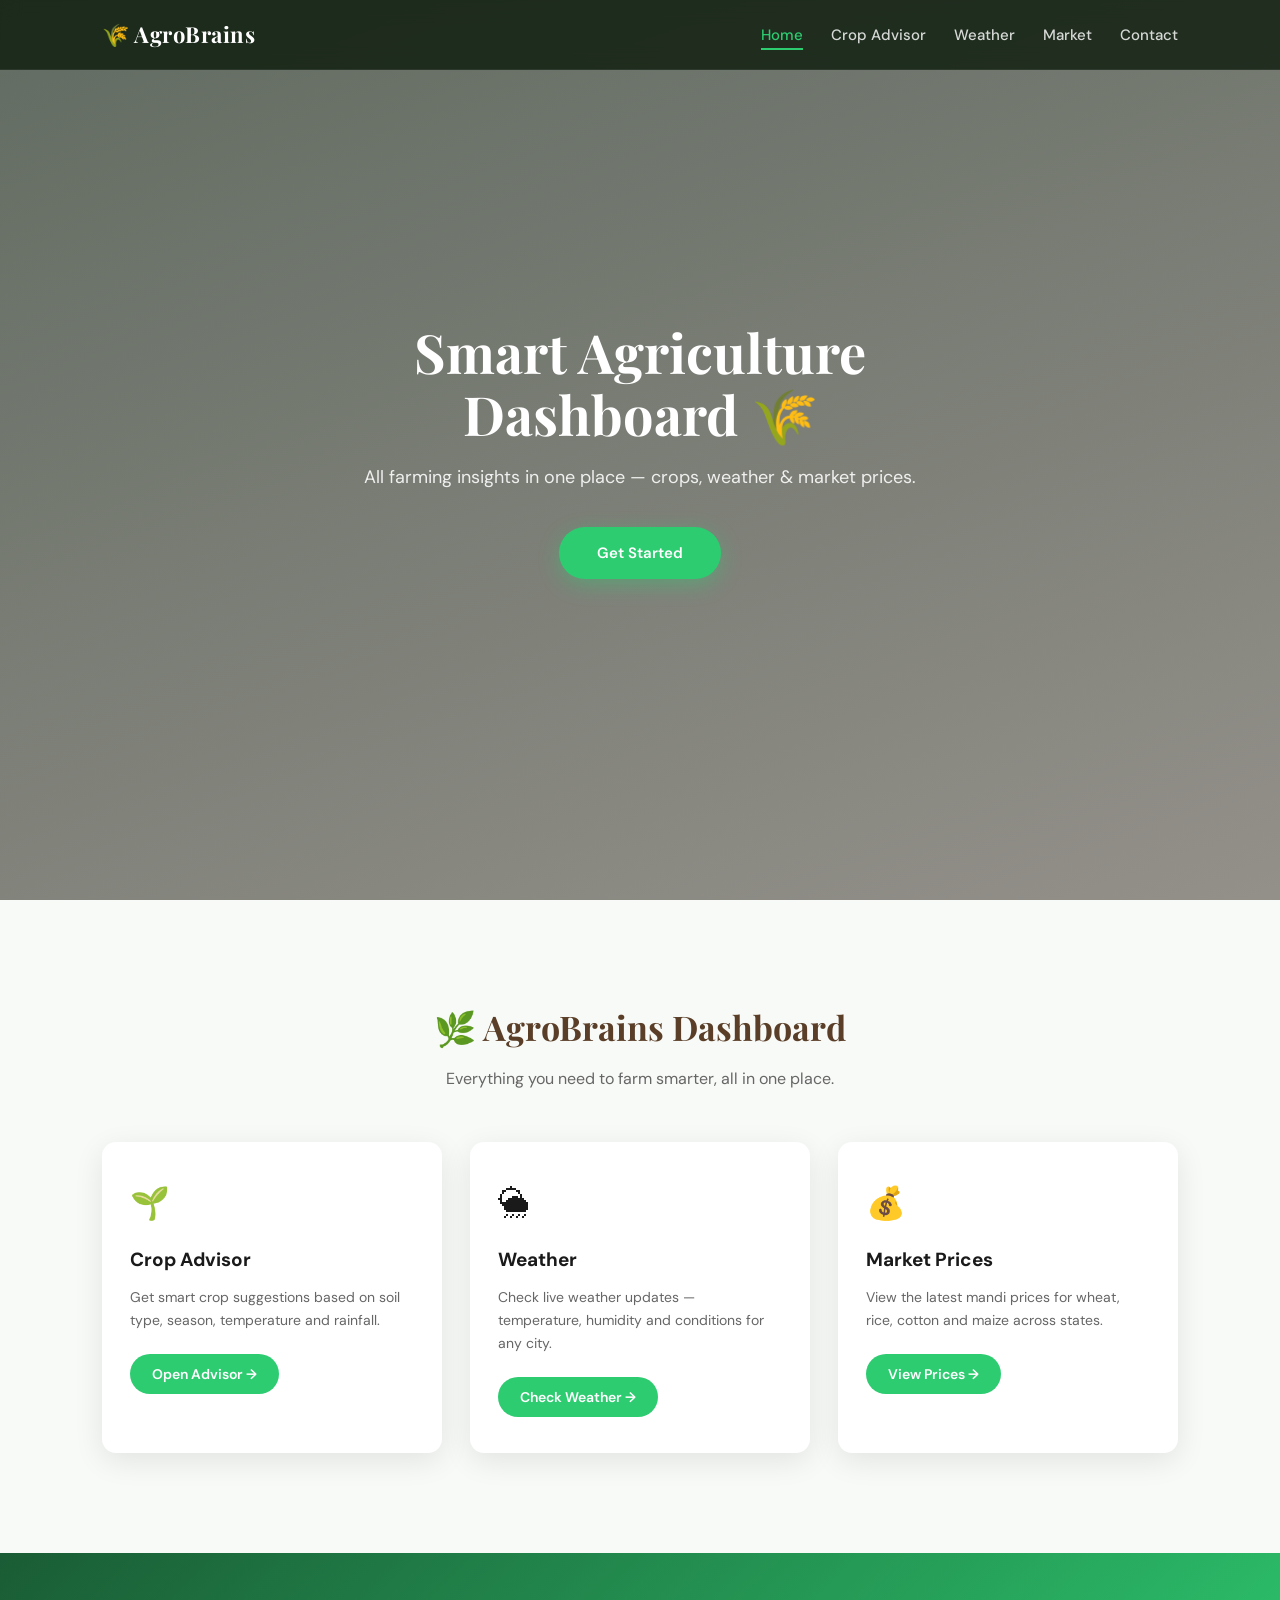
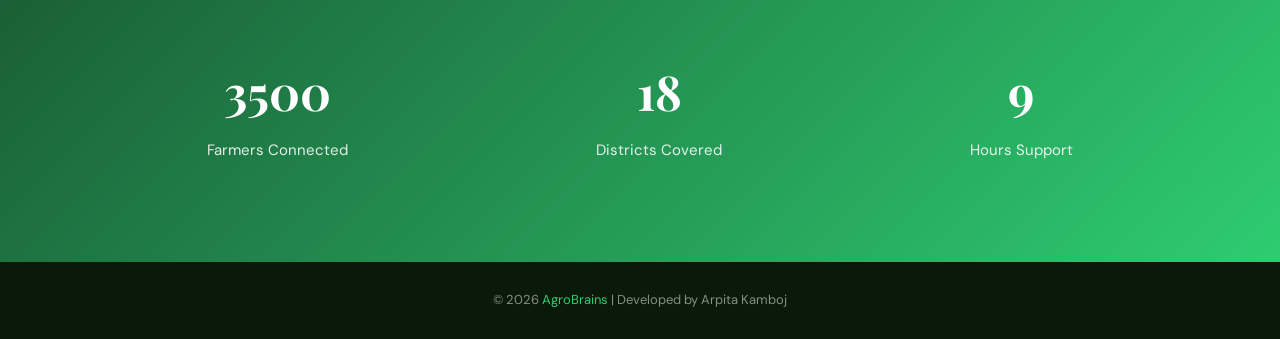
<file: index.html>
<!DOCTYPE html>
<html lang="en">
<head>
  <meta charset="UTF-8">
  <meta name="viewport" content="width=device-width, initial-scale=1.0">
  <title>AgroBrains - Smart Agriculture Platform</title>
  <link rel="stylesheet" href="style.css">
</head>
<body>

<nav>
  <a href="index.html" class="logo">🌾 AgroBrains</a>
  <button class="hamburger" id="hamburger" aria-label="Menu">☰</button>
  <ul id="nav-links">
    <li><a href="index.html">Home</a></li>
    <li><a href="crops.html">Crop Advisor</a></li>
    <li><a href="weather.html">Weather</a></li>
    <li><a href="market.html">Market</a></li>
    <li><a href="contact.html">Contact</a></li>
  </ul>
</nav>

<!-- HERO -->
<section class="hero">
  <div class="hero-content">
    <h1>Smart Agriculture Dashboard 🌾</h1>
    <p>All farming insights in one place — crops, weather &amp; market prices.</p>
    <a href="crops.html" class="btn">Get Started</a>
  </div>
</section>

<!-- DASHBOARD -->
<section class="dashboard hidden">
  <h2>🌿 AgroBrains Dashboard</h2>
  <p>Everything you need to farm smarter, all in one place.</p>
  <div class="dashboard-container">
    <div class="card">
      <span class="card-icon">🌱</span>
      <h3>Crop Advisor</h3>
      <p>Get smart crop suggestions based on soil type, season, temperature and rainfall.</p>
      <a href="crops.html">Open Advisor →</a>
    </div>
    <div class="card">
      <span class="card-icon">🌦</span>
      <h3>Weather</h3>
      <p>Check live weather updates — temperature, humidity and conditions for any city.</p>
      <a href="weather.html">Check Weather →</a>
    </div>
    <div class="card">
      <span class="card-icon">💰</span>
      <h3>Market Prices</h3>
      <p>View the latest mandi prices for wheat, rice, cotton and maize across states.</p>
      <a href="market.html">View Prices →</a>
    </div>
  </div>
</section>

<!-- STATS -->
<section class="stats hidden">
  <div class="stats-container">
    <div class="stat">
      <h3 class="counter" data-target="10000">0</h3>
      <p>Farmers Connected</p>
    </div>
    <div class="stat">
      <h3 class="counter" data-target="50">0</h3>
      <p>Districts Covered</p>
    </div>
    <div class="stat">
      <h3 class="counter" data-target="24">0</h3>
      <p>Hours Support</p>
    </div>
  </div>
</section>

<footer>
  <p>© 2026 <span>AgroBrains</span> | Developed by Arpita Kamboj</p>
</footer>

<script src="script.js"></script>
</body>
</html>
</file>
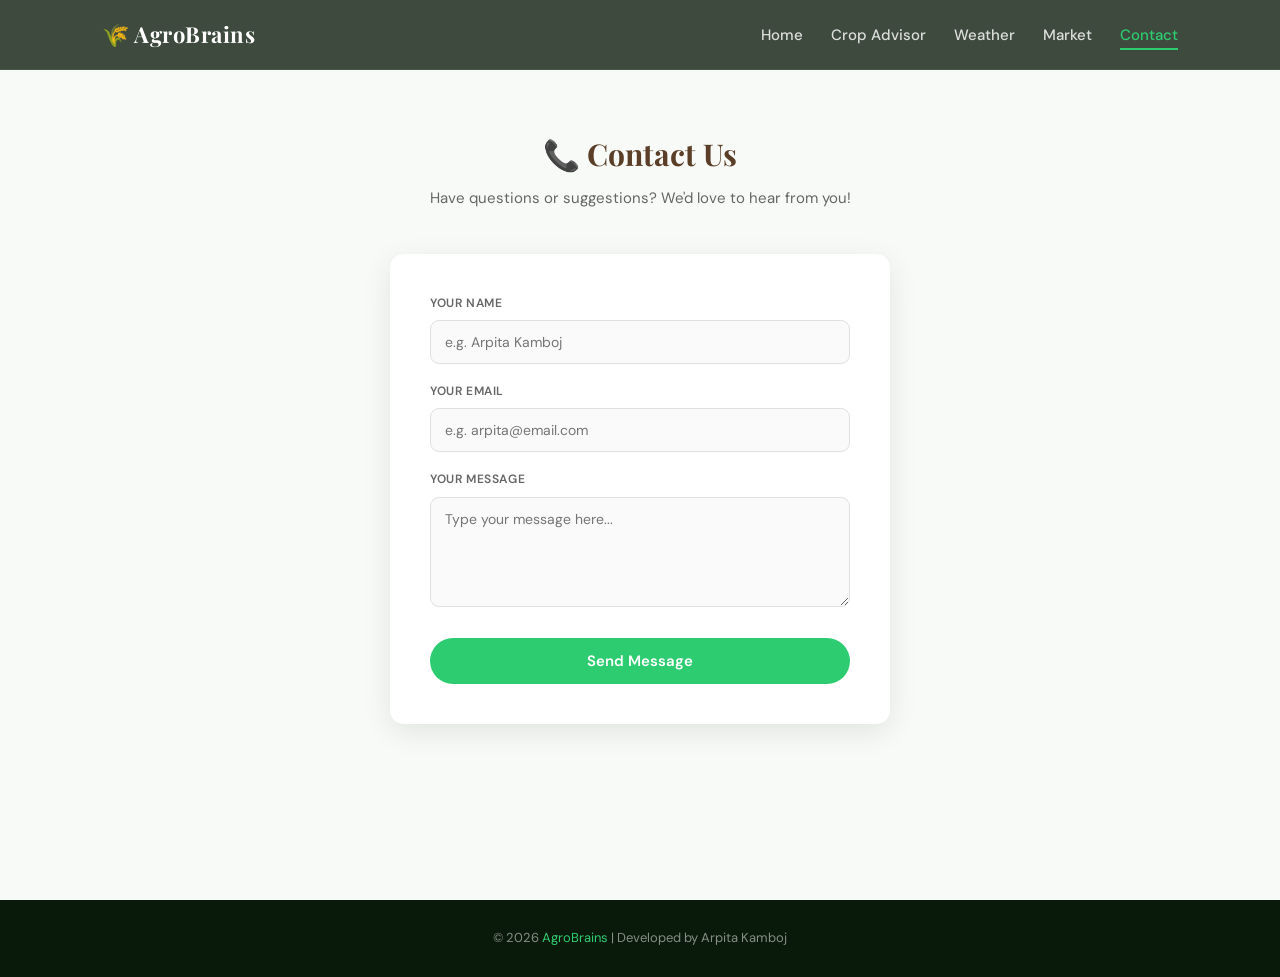
<file: contact.html>
<!DOCTYPE html>
<html lang="en">
<head>
  <meta charset="UTF-8">
  <meta name="viewport" content="width=device-width, initial-scale=1.0">
  <title>AgroBrains - Contact</title>
  <link rel="stylesheet" href="style.css">
</head>
<body>

<nav>
  <a href="index.html" class="logo">🌾 AgroBrains</a>
  <button class="hamburger" id="hamburger" aria-label="Menu">☰</button>
  <ul id="nav-links">
    <li><a href="index.html">Home</a></li>
    <li><a href="crops.html">Crop Advisor</a></li>
    <li><a href="weather.html">Weather</a></li>
    <li><a href="market.html">Market</a></li>
    <li><a href="contact.html">Contact</a></li>
  </ul>
</nav>

<main class="page-wrapper">
  <h2 class="section-title" style="text-align:center">📞 Contact Us</h2>
  <p class="section-sub" style="text-align:center">Have questions or suggestions? We'd love to hear from you!</p>

  <div class="form-card">
    <form onsubmit="submitForm(event)">
      <div class="form-group">
        <label for="name">Your Name</label>
        <input type="text" id="name" placeholder="e.g. Arpita Kamboj" required>
      </div>
      <div class="form-group">
        <label for="email">Your Email</label>
        <input type="email" id="email" placeholder="e.g. arpita@email.com" required>
      </div>
      <div class="form-group">
        <label for="message">Your Message</label>
        <textarea id="message" placeholder="Type your message here..." required></textarea>
      </div>
      <button type="submit" class="submit-btn">Send Message</button>
    </form>
    <div id="form-msg"></div>
  </div>
</main>

<footer>
  <p>© 2026 <span>AgroBrains</span> | Developed by Arpita Kamboj</p>
</footer>

<script src="script.js"></script>
</body>
</html>
</file>
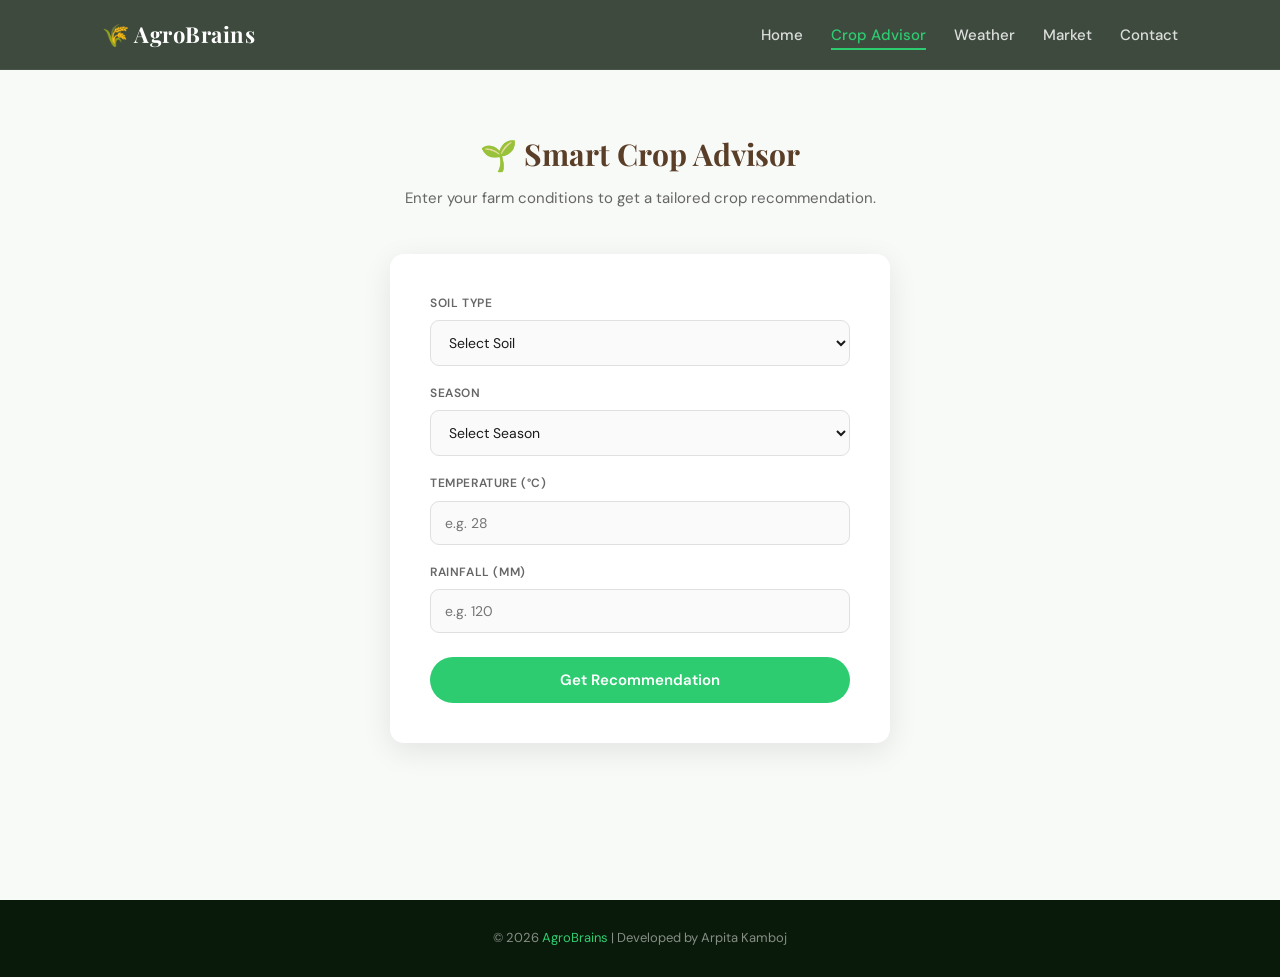
<file: crops.html>
<!DOCTYPE html>
<html lang="en">
<head>
  <meta charset="UTF-8">
  <meta name="viewport" content="width=device-width, initial-scale=1.0">
  <title>AgroBrains - Crop Advisor</title>
  <link rel="stylesheet" href="style.css">
</head>
<body>

<nav>
  <a href="index.html" class="logo">🌾 AgroBrains</a>
  <button class="hamburger" id="hamburger" aria-label="Menu">☰</button>
  <ul id="nav-links">
    <li><a href="index.html">Home</a></li>
    <li><a href="crops.html">Crop Advisor</a></li>
    <li><a href="weather.html">Weather</a></li>
    <li><a href="market.html">Market</a></li>
    <li><a href="contact.html">Contact</a></li>
  </ul>
</nav>

<main class="page-wrapper">
  <h2 class="section-title" style="text-align:center">🌱 Smart Crop Advisor</h2>
  <p class="section-sub" style="text-align:center">Enter your farm conditions to get a tailored crop recommendation.</p>

  <div class="form-card">
    <div class="form-group">
      <label for="soil">Soil Type</label>
      <select id="soil">
        <option value="">Select Soil</option>
        <option value="black">Black Soil</option>
        <option value="loamy">Loamy Soil</option>
        <option value="sandy">Sandy Soil</option>
      </select>
    </div>

    <div class="form-group">
      <label for="season">Season</label>
      <select id="season">
        <option value="">Select Season</option>
        <option value="summer">Summer</option>
        <option value="winter">Winter</option>
        <option value="rainy">Rainy</option>
      </select>
    </div>

    <div class="form-group">
      <label for="temp">Temperature (°C)</label>
      <input type="number" id="temp" placeholder="e.g. 28" min="-10" max="55">
    </div>

    <div class="form-group">
      <label for="rain">Rainfall (mm)</label>
      <input type="number" id="rain" placeholder="e.g. 120" min="0" max="5000">
    </div>

    <button class="submit-btn" onclick="recommendCrop()">Get Recommendation</button>
  </div>

  <div class="result-box" id="result"></div>
</main>

<footer>
  <p>© 2026 <span>AgroBrains</span> | Developed by Arpita Kamboj</p>
</footer>

<script src="script.js"></script>
</body>
</html>
</file>
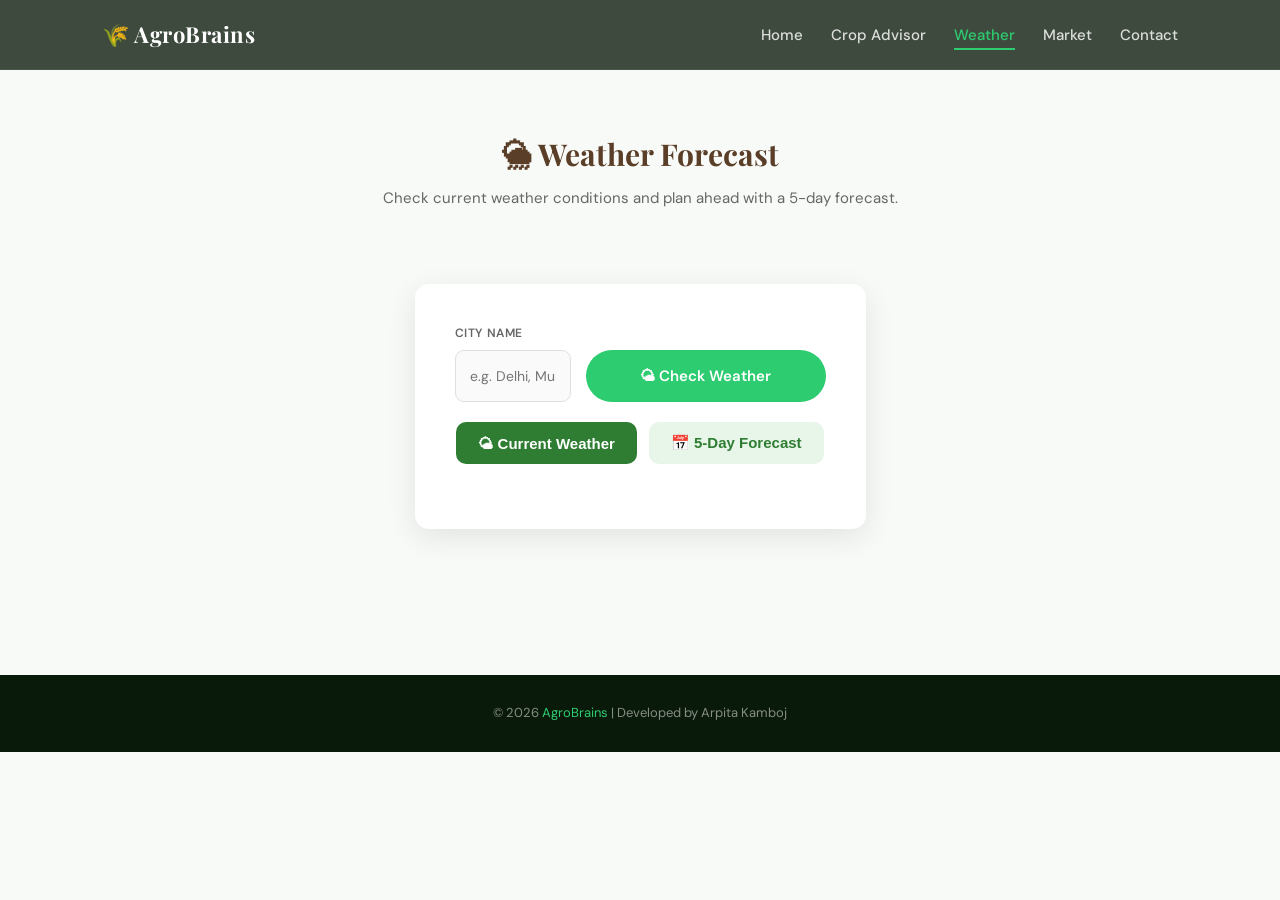
<file: weather.html>
<!DOCTYPE html>
<html lang="en">

<head>
    <meta charset="UTF-8">
    <meta name="viewport" content="width=device-width, initial-scale=1.0">

    <title>AgroBrains - Weather</title>

    <link rel="stylesheet" href="style.css">

    <style>

        /* ===============================
           WEATHER PAGE
        =============================== */

        .weather-page {
            min-height: 75vh;
            padding-bottom: 60px;
        }

        .weather-card {
            max-width: 850px;
            margin: 30px auto;
        }
.weather-search {
    display: flex;
    gap: 15px;
    align-items: flex-end;
    width: 100%;
}

.weather-search .form-group {
    flex: 1 1 auto;
    width: 100%;
    min-width: 0;
    margin-bottom: 0;
}

.weather-search .form-group input {
    display: block;
    width: 100% !important;
    min-width: 0;
    box-sizing: border-box;
    height: 52px;
}

.weather-search button {
    flex: 0 0 240px;
    height: 52px;
    white-space: nowrap;
}

@media (max-width: 750px) {

    .weather-search {
        flex-direction: column;
        align-items: stretch;
    }

    .weather-search .form-group {
        width: 100%;
    }

    .weather-search .form-group input {
        width: 100% !important;
    }

    .weather-search button {
        width: 100%;
        flex: none;
    }
}

        /* ===============================
           WEATHER OPTIONS
        =============================== */

        .weather-options {
            display: flex;
            gap: 12px;
            margin-top: 20px;
            justify-content: center;
            flex-wrap: wrap;
        }

        .weather-option-btn {
            border: none;
            padding: 12px 22px;
            border-radius: 10px;
            cursor: pointer;
            font-size: 15px;
            font-weight: 600;
            background: #e8f5e9;
            color: #2e7d32;
            transition: 0.25s;
        }

        .weather-option-btn:hover {
            transform: translateY(-2px);
        }

        .weather-option-btn.active {
            background: #2e7d32;
            color: white;
        }

        /* ===============================
           CURRENT WEATHER
        =============================== */

        #weather-result {
            margin-top: 25px;
            text-align: center;
        }

        .current-weather-card {
            padding: 25px;
            border-radius: 18px;
            background: rgba(255,255,255,0.85);
        }

        .current-weather-card img {
            width: 90px;
            height: 90px;
        }

        .current-weather-card h2 {
            margin: 5px 0 15px;
        }

        .weather-info-grid {
            display: grid;
            grid-template-columns: repeat(3, 1fr);
            gap: 12px;
            margin-top: 20px;
        }

        .weather-info-box {
            padding: 15px;
            border-radius: 12px;
            background: #f5f9f5;
        }

        .weather-info-box strong {
            display: block;
            font-size: 18px;
            margin-top: 5px;
        }

        /* ===============================
           5 DAY FORECAST
        =============================== */

        #forecast-result {
            margin-top: 30px;
        }

        .forecast-title {
            text-align: center;
            margin-bottom: 20px;
        }

        .forecast-container {
            display: grid;
            grid-template-columns: repeat(5, 1fr);
            gap: 12px;
        }

        .forecast-card {
            padding: 18px 12px;
            border-radius: 16px;
            background: white;
            text-align: center;
            box-shadow: 0 5px 18px rgba(0,0,0,0.08);
            transition: 0.25s;
        }

        .forecast-card:hover {
            transform: translateY(-5px);
        }

        .forecast-day {
            font-weight: 700;
            color: #2e7d32;
            margin-bottom: 5px;
        }

        .forecast-date {
            font-size: 12px;
            color: #777;
        }

        .forecast-icon {
            width: 65px;
            height: 65px;
            margin: 8px auto;
        }

        .forecast-temp {
            font-size: 18px;
            font-weight: 700;
        }

        .forecast-condition {
            font-size: 13px;
            margin: 8px 0;
            text-transform: capitalize;
        }

        .forecast-details {
            font-size: 12px;
            color: #666;
            line-height: 1.7;
        }

        .forecast-loading {
            text-align: center;
            padding: 25px;
        }

        /* ===============================
           RESPONSIVE
        =============================== */

       @media (max-width: 750px) {

    .weather-search {
        flex-direction: column;
        align-items: stretch;
    }

    .weather-search .form-group {
        width: 100%;
    }

    .weather-search .form-group input {
        width: 100% !important;
    }

    .weather-search button {
        width: 100%;
        flex: none;
    }

}

        @media (max-width: 450px) {

            .forecast-container {
                grid-template-columns: 1fr;
            }

        }

    </style>

</head>


<body>

    <!-- ===============================
         NAVIGATION
    =============================== -->

    <nav>

        <a href="index.html" class="logo">
            🌾 AgroBrains
        </a>

        <button
            class="hamburger"
            id="hamburger"
            aria-label="Menu">
            ☰
        </button>

        <ul id="nav-links">

            <li>
                <a href="index.html">
                    Home
                </a>
            </li>

            <li>
                <a href="crops.html">
                    Crop Advisor
                </a>
            </li>

            <li>
                <a href="weather.html">
                    Weather
                </a>
            </li>

            <li>
                <a href="market.html">
                    Market
                </a>
            </li>

            <li>
                <a href="contact.html">
                    Contact
                </a>
            </li>

        </ul>

    </nav>


    <!-- ===============================
         WEATHER MAIN
    =============================== -->

    <main class="page-wrapper weather-page">

        <h2 class="section-title">
            🌦 Weather Forecast
        </h2>

        <p class="section-sub">
            Check current weather conditions and plan ahead with a 5-day forecast.
        </p>


        <!-- SEARCH CARD -->

        <div class="form-card weather-card">

            <div class="weather-search">

                <div class="form-group">

                    <label for="city">
                        City Name
                    </label>

                    <input
                        type="text"
                        id="city"
                        placeholder="e.g. Delhi, Mumbai, Chandigarh"
                        autocomplete="off"
                    >

                </div>


                <button
                    class="submit-btn"
                    onclick="getWeather()">

                    🌤 Check Weather

                </button>

            </div>


            <!-- WEATHER OPTIONS -->

            <div class="weather-options">

                <button
                    id="current-weather-btn"
                    class="weather-option-btn active"
                    onclick="showCurrentWeather()">

                    🌤 Current Weather

                </button>


                <button
                    id="forecast-btn"
                    class="weather-option-btn"
                    onclick="getForecast()">

                    📅 5-Day Forecast

                </button>

            </div>


            <!-- CURRENT WEATHER -->

            <div id="weather-result"></div>


            <!-- 5 DAY FORECAST -->

            <div
                id="forecast-result"
                style="display:none;">

            </div>

        </div>

    </main>


    <!-- ===============================
         FOOTER
    =============================== -->

    <footer>

        <p>
            © 2026
            <span>AgroBrains</span>
            | Developed by Arpita Kamboj
        </p>

    </footer>


    <!-- ===============================
         SCRIPT
    =============================== -->

    <script src="script.js"></script>

</body>

</html>
</file>
<file: style.css>
/* ===============================
   GOOGLE FONTS IMPORT
================================*/
@import url('https://fonts.googleapis.com/css2?family=Playfair+Display:wght@600;700&family=DM+Sans:wght@400;500;600&display=swap');

/* ===============================
   CSS VARIABLES
================================*/
:root {
  --green:      #2ecc71;
  --green-dark: #27ae60;
  --earth:      #5a3e28;
  --text:       #1a1a1a;
  --muted:      #666;
  --bg:         #f8faf7;
  --white:      #ffffff;
  --shadow:     0 8px 30px rgba(0,0,0,0.09);
  --radius:     14px;
  --nav-h:      70px;
}

/* ===============================
   GLOBAL RESET
================================*/
*, *::before, *::after { margin:0; padding:0; box-sizing:border-box; }
html { scroll-behavior:smooth; }
body {
  font-family: 'DM Sans', sans-serif;
  background: var(--bg);
  color: var(--text);
  line-height: 1.6;
}

/* ===============================
   NAVBAR
================================*/
nav {
  position: fixed;
  width: 100%;
  top: 0; left: 0;
  height: var(--nav-h);
  padding: 0 8%;
  display: flex;
  justify-content: space-between;
  align-items: center;
  background: rgba(10,25,10,0.78);
  backdrop-filter: blur(10px);
  -webkit-backdrop-filter: blur(10px);
  z-index: 1000;
  border-bottom: 1px solid rgba(255,255,255,0.06);
}

.logo {
  color: var(--white);
  font-family: 'Playfair Display', serif;
  font-weight: 700;
  font-size: 22px;
  letter-spacing: 0.5px;
  text-decoration: none;
}

nav ul { list-style:none; display:flex; gap:28px; }

nav ul li a {
  text-decoration: none;
  color: rgba(255,255,255,0.82);
  font-weight: 500;
  font-size: 15px;
  transition: color 0.25s;
  padding-bottom: 3px;
  border-bottom: 2px solid transparent;
}

nav ul li a:hover,
nav ul li a.active {
  color: var(--green);
  border-bottom-color: var(--green);
}

.hamburger {
  display: none;
  font-size: 26px;
  color: white;
  cursor: pointer;
  background: none;
  border: none;
}

/* ===============================
   PAGE WRAPPER (inner pages)
================================*/
.page-wrapper {
  padding-top: calc(var(--nav-h) + 60px);
  padding-bottom: 80px;
  padding-left: 8%;
  padding-right: 8%;
  min-height: 100vh;
}

/* ===============================
   HERO
================================*/
.hero {
  position: relative;
  height: 100vh;
  background: url('https://images.unsplash.com/photo-1500937386664-56d1dfef3854') no-repeat center/cover;
  display: flex;
  justify-content: center;
  align-items: center;
  text-align: center;
  padding: 0 20px;
}

.hero::before {
  content: "";
  position: absolute;
  inset: 0;
  background: linear-gradient(160deg, rgba(5,20,5,0.62), rgba(25,15,5,0.45));
}

.hero-content {
  position: relative;
  z-index: 2;
  color: white;
  max-width: 680px;
}

.hero-content h1 {
  font-family: 'Playfair Display', serif;
  font-size: 54px;
  line-height: 1.15;
  margin-bottom: 18px;
}

.hero-content p {
  font-size: 18px;
  opacity: 0.88;
  margin-bottom: 36px;
}

.btn {
  display: inline-block;
  background: var(--green);
  padding: 14px 38px;
  border-radius: 50px;
  color: white;
  text-decoration: none;
  font-weight: 600;
  font-size: 15px;
  transition: background 0.25s, transform 0.25s, box-shadow 0.25s;
  box-shadow: 0 6px 20px rgba(46,204,113,0.4);
}

.btn:hover {
  background: var(--green-dark);
  transform: translateY(-3px);
  box-shadow: 0 10px 28px rgba(46,204,113,0.5);
}

/* ===============================
   DASHBOARD
================================*/
.dashboard {
  padding: 100px 8%;
  text-align: center;
  background: var(--bg);
}

.dashboard h2 {
  font-family: 'Playfair Display', serif;
  font-size: 34px;
  color: var(--earth);
  margin-bottom: 12px;
}

.dashboard > p { color: var(--muted); margin-bottom: 50px; }

.dashboard-container {
  display: grid;
  grid-template-columns: repeat(auto-fit, minmax(260px, 1fr));
  gap: 28px;
}

.card {
  background: var(--white);
  padding: 36px 28px;
  border-radius: var(--radius);
  box-shadow: var(--shadow);
  transition: transform 0.3s, box-shadow 0.3s;
  text-align: left;
}

.card-icon { font-size: 32px; margin-bottom: 16px; display: block; }
.card h3 { font-size: 19px; margin-bottom: 10px; }

.card p {
  font-size: 14px;
  color: var(--muted);
  margin-bottom: 22px;
  line-height: 1.65;
}

.card a {
  display: inline-block;
  background: var(--green);
  color: white;
  padding: 9px 22px;
  border-radius: 30px;
  text-decoration: none;
  font-size: 14px;
  font-weight: 600;
  transition: background 0.25s;
}

.card a:hover { background: var(--green-dark); }
.card:hover { transform: translateY(-8px); box-shadow: 0 20px 45px rgba(0,0,0,0.12); }

/* ===============================
   STATS
================================*/
.stats {
  background: linear-gradient(135deg, #1a5c35 0%, #2ecc71 100%);
  color: white;
  padding: 100px 8%;
  text-align: center;
}

.stats-container {
  display: flex;
  justify-content: space-around;
  flex-wrap: wrap;
  gap: 40px;
}

.stat h3 { font-family: 'Playfair Display', serif; font-size: 48px; margin-bottom: 8px; }
.stat p { font-size: 15px; opacity: 0.88; }

/* ===============================
   SECTION HEADING
================================*/
.section-title {
  font-family: 'Playfair Display', serif;
  font-size: 30px;
  color: var(--earth);
  margin-bottom: 8px;
}

.section-sub {
  color: var(--muted);
  font-size: 15px;
  margin-bottom: 44px;
}

/* ===============================
   FORM CARD
================================*/
.form-card {
  background: var(--white);
  max-width: 500px;
  margin: 0 auto;
  padding: 40px;
  border-radius: var(--radius);
  box-shadow: var(--shadow);
}

.form-group { margin-bottom: 18px; }

.form-group label {
  display: block;
  font-size: 12px;
  font-weight: 600;
  color: var(--muted);
  text-transform: uppercase;
  letter-spacing: 0.6px;
  margin-bottom: 7px;
}

.form-group select,
.form-group input,
.form-group textarea {
  width: 100%;
  padding: 12px 14px;
  border: 1.5px solid #e0e0e0;
  border-radius: 9px;
  font-family: 'DM Sans', sans-serif;
  font-size: 14px;
  color: var(--text);
  background: #fafafa;
  transition: border-color 0.2s, box-shadow 0.2s;
  outline: none;
}

.form-group select:focus,
.form-group input:focus,
.form-group textarea:focus {
  border-color: var(--green);
  box-shadow: 0 0 0 3px rgba(46,204,113,0.15);
  background: var(--white);
}

.form-group textarea { resize: vertical; min-height: 110px; }

.submit-btn {
  width: 100%;
  padding: 13px;
  background: var(--green);
  color: white;
  border: none;
  border-radius: 50px;
  font-family: 'DM Sans', sans-serif;
  font-size: 15px;
  font-weight: 600;
  cursor: pointer;
  transition: background 0.25s, transform 0.2s;
  margin-top: 6px;
}

.submit-btn:hover { background: var(--green-dark); transform: translateY(-2px); }

/* ===============================
   RESULT BOX
================================*/
.result-box {
  background: var(--white);
  padding: 26px;
  border-radius: var(--radius);
  box-shadow: var(--shadow);
  max-width: 500px;
  margin: 24px auto 0;
  border-left: 4px solid var(--green);
  display: none;
}

.result-box.visible { display: block; }

.result-box h3 {
  font-family: 'Playfair Display', serif;
  font-size: 20px;
  margin-bottom: 14px;
  color: var(--earth);
}

.result-box p { font-size: 14px; color: var(--muted); margin-bottom: 8px; }

/* ===============================
   ALERTS
================================*/
.alert {
  padding: 12px 16px;
  border-radius: 9px;
  font-size: 14px;
  margin-top: 14px;
  text-align: center;
}

.alert-error   { background: #fdecea; color: #c0392b; }
.alert-success { background: #eafaf1; color: #1e8449; }

/* ===============================
   WEATHER PAGE
================================*/
.weather-page { display: flex; flex-direction: column; align-items: center; }
#weather-result { margin-top: 24px; text-align: center; }
#weather-result img { width: 72px; height: 72px; }
#weather-result h2 { font-family: 'Playfair Display', serif; font-size: 26px; margin-bottom: 10px; }
#weather-result p { color: var(--muted); font-size: 15px; margin-bottom: 5px; }

/* ===============================
   MARKET PAGE
================================*/
.market-page { max-width: 800px; margin: 0 auto; }

.market-filters {
  display: flex;
  gap: 20px;
  flex-wrap: wrap;
  margin-bottom: 36px;
}

.market-filters .form-group { flex: 1; min-width: 200px; }

.market-table-wrap {
  background: var(--white);
  border-radius: var(--radius);
  box-shadow: var(--shadow);
  overflow: hidden;
  margin-bottom: 30px;
}

.market-table { width: 100%; border-collapse: collapse; }

.market-table th {
  background: var(--green);
  color: white;
  padding: 14px 18px;
  font-size: 13px;
  font-weight: 600;
  text-transform: uppercase;
  letter-spacing: 0.5px;
  text-align: left;
}

.market-table td {
  padding: 14px 18px;
  border-bottom: 1px solid #f0f0f0;
  font-size: 15px;
}

.market-table tr:last-child td { border-bottom: none; }
.market-table tr:hover td { background: #f7fdf8; }
.price-val { font-weight: 600; color: var(--green-dark); }

#update-time { font-size: 13px; color: var(--muted); text-align: right; margin-bottom: 24px; }

.chart-wrap {
  background: var(--white);
  border-radius: var(--radius);
  box-shadow: var(--shadow);
  padding: 28px;
}

.chart-wrap h3 { font-family: 'Playfair Display', serif; font-size: 20px; margin-bottom: 20px; color: var(--earth); }
#priceChart { max-width: 100%; height: 280px !important; }

/* ===============================
   FOOTER
================================*/
footer {
  background: #0a1a0a;
  color: rgba(255,255,255,0.5);
  padding: 28px;
  text-align: center;
  font-size: 13px;
}

footer span { color: var(--green); }

/* ===============================
   SCROLL ANIMATION
================================*/
.hidden {
  opacity: 0;
  transform: translateY(36px);
  transition: opacity 0.75s ease, transform 0.75s ease;
}
.show { opacity: 1; transform: translateY(0); }

/* ===============================
   MOBILE
================================*/
@media (max-width: 768px) {
  .hamburger { display: block; }

  nav ul {
    position: absolute;
    top: var(--nav-h);
    left: 0;
    width: 100%;
    background: rgba(8,20,8,0.97);
    flex-direction: column;
    align-items: center;
    gap: 0;
    display: none;
    padding: 10px 0 20px;
  }

  nav ul li { width: 100%; text-align: center; }
  nav ul li a { display: block; padding: 13px 0; border-bottom: none; }
  nav ul.active { display: flex; }

  .hero-content h1 { font-size: 34px; }
  .hero-content p  { font-size: 15px; }
  .stats-container { flex-direction: column; align-items: center; }
  .form-card { padding: 26px 20px; }
  .page-wrapper { padding-left: 5%; padding-right: 5%; }
  .market-table th, .market-table td { padding: 10px 12px; font-size: 13px; }
  nav { padding: 0 5%; }
}
/* =================================
   ENHANCED MARKET FILTERS
================================= */

.market-filters {
  display: flex;
  gap: 20px;
  flex-wrap: wrap;
  margin-bottom: 30px;
}

.market-filters .form-group {
  flex: 1 1 220px;
  min-width: 220px;
}

.market-search-btn {
  flex: 1 1 100%;
  max-width: 220px;
  margin-top: 0;
}

.market-search-btn:disabled {
  opacity: 0.5;
  cursor: not-allowed;
  transform: none;
}

.market-status {
  min-height: 22px;
  margin-bottom: 18px;
  color: var(--muted);
  font-size: 13px;
  text-align: center;
}

.market-status.error {
  color: #c0392b;
}

.market-table-wrap {
  overflow-x: auto;
}

.market-table {
  min-width: 750px;
}

.chart-wrap {
  min-height: 340px;
}

@media (max-width: 768px) {

  .market-filters .form-group {
    min-width: 100%;
  }

  .market-search-btn {
    max-width: 100%;
  }

  .market-table-wrap {
    overflow-x: auto;
  }

}
</file>
